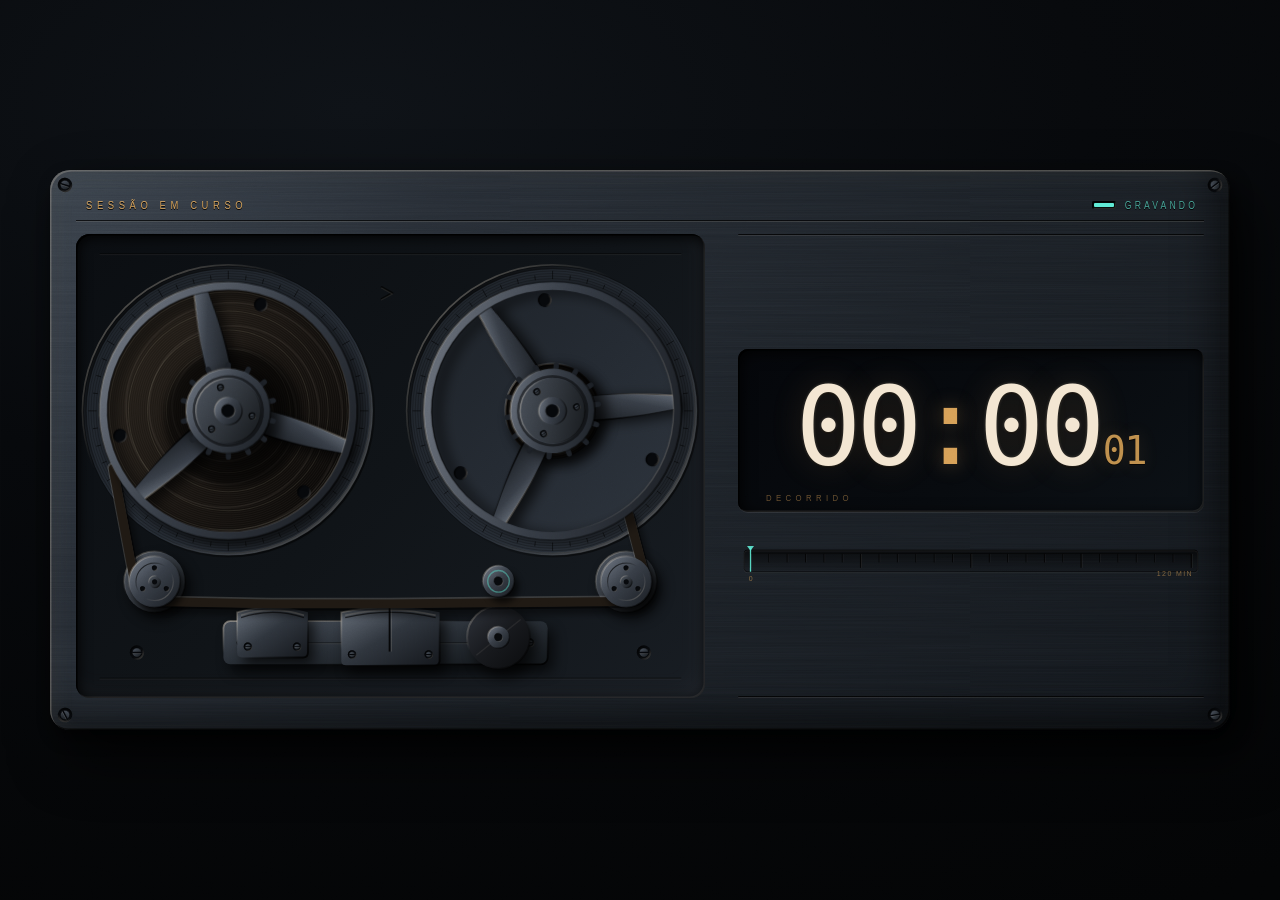
<file: deck.html>
<!DOCTYPE html>
<html lang="pt-BR">
<head>
<meta charset="utf-8">
<meta name="viewport" content="width=device-width, initial-scale=1, viewport-fit=cover">
<title>Sessão em curso</title>
<style>
/* =========================================================================
   SESSÃO EM CURSO — mecanismo de fita (cassete-futurismo, 1980)

   LEI DE ILUMINAÇÃO — uma única fonte, no alto à esquerda:
     peça SALIENTE  -> crista de luz na aba superior-esquerda e
                       sombra projetada para baixo-e-direita;
     peça REBAIXADA -> sombra na aba superior-esquerda e
                       luz na inferior-direita (exatamente o inverso).
   Todo deslocamento de sombra neste arquivo é POSITIVO em x e y. Sem exceção.
   Toda geometria é ESCRITA já na orientação final (nunca rotacionada por
   transform), para que os gradientes de caixa continuem apontando a 135°.
   ========================================================================= */

:root{
  --ambar:#E8AE5E;
  --teal:#5EEAD4;
  --tinta:#f3e6d2;
  --luz:243,230,210;                 /* cor da luz: branco morno */
  --serif:"DejaVu Sans Condensed","Liberation Sans Narrow","Helvetica Neue",Arial,sans-serif;
  --mono:ui-monospace,"SF Mono","DejaVu Sans Mono","Liberation Mono",Menlo,Consolas,monospace;
}

*{box-sizing:border-box;margin:0;padding:0}
html,body{height:100%}

body{
  background:#050608;
  background-image:radial-gradient(135% 100% at 28% 12%, #0e1217 0%, #07090c 42%, #030405 100%);
  color:var(--tinta);
  font-family:var(--serif);
  display:grid; place-items:center;
  overflow:hidden;
}
/* grão fotográfico: o objeto parece registrado, não desenhado */
body::after{
  content:""; position:fixed; inset:-40px; pointer-events:none; z-index:99;
  opacity:.07; mix-blend-mode:overlay;
  background-image:url("data:image/svg+xml;utf8,<svg xmlns='http://www.w3.org/2000/svg' width='170' height='170'><filter id='g'><feTurbulence type='fractalNoise' baseFrequency='0.8' numOctaves='3' seed='11'/><feColorMatrix type='saturate' values='0'/></filter><rect width='170' height='170' filter='url(%23g)'/></svg>");
}

/* ---------------------------------------------------------------- a placa */
.placa{
  position:relative;
  width:min(100vw - 16px, 1180px);
  height:calc(100dvh - 16px);
  border-radius:20px;
  padding:clamp(19px,3vw,28px) clamp(15px,2.4vw,26px) clamp(22px,3.4vw,32px);
  display:grid;
  gap:clamp(9px,1.4vh,18px);
  grid-template-areas:"aro" "transporte" "coluna";
  grid-template-rows:auto minmax(0,1fr) auto;
  background:linear-gradient(135deg,#3a424c 0%,#262c34 24%,#1a1f25 58%,#11151a 100%);
  box-shadow:
    inset 1.5px 1.5px 0 rgba(var(--luz),.22),      /* crista alto-esquerda */
    inset 6px 6px 22px rgba(var(--luz),.05),
    inset -1.5px -1.5px 0 rgba(0,0,0,.88),         /* aba baixo-direita */
    inset -16px -18px 38px rgba(0,0,0,.52),
    18px 26px 56px rgba(0,0,0,.8),                 /* sombra projetada */
    5px 8px 16px rgba(0,0,0,.62);
}
/* veio escovado: textura de usinagem, nunca faixa de brilho */
.placa::before{
  content:""; position:absolute; inset:0; border-radius:inherit;
  pointer-events:none; opacity:.95; mix-blend-mode:soft-light;
  background-image:url("data:image/svg+xml;utf8,<svg xmlns='http://www.w3.org/2000/svg' width='460' height='460'><filter id='v'><feTurbulence type='fractalNoise' baseFrequency='0.005 2.2' numOctaves='2' seed='5'/><feColorMatrix type='saturate' values='0'/><feComponentTransfer><feFuncA type='linear' slope='0.26'/></feComponentTransfer></filter><rect width='460' height='460' filter='url(%23v)'/></svg>");
}

.parafuso{position:absolute;width:16px;height:16px;pointer-events:none;z-index:2}
.parafuso.a{top:7px;left:7px}    .parafuso.b{top:7px;right:7px}
.parafuso.c{bottom:7px;left:7px} .parafuso.d{bottom:7px;right:7px}

/* ------------------------------------------------------------------- aro */
.aro{
  grid-area:aro;
  display:flex; align-items:center; justify-content:space-between; gap:12px;
  padding:0 6px 9px;
  border-bottom:1px solid rgba(0,0,0,.75);     /* sulco gravado: escuro em cima */
  box-shadow:0 1px 0 rgba(var(--luz),.11);     /*                luz embaixo    */
}
.marca{
  padding-left:4px;
  font-size:clamp(9px,1.5vw,11.5px); letter-spacing:.40em; text-transform:uppercase;
  color:rgba(232,174,94,.88); text-shadow:0 1px 0 rgba(0,0,0,.95);
}
.tally{
  display:flex; align-items:center; gap:9px; white-space:nowrap;
  font-size:clamp(8px,1.3vw,10.5px); letter-spacing:.30em; text-transform:uppercase;
  color:rgba(94,234,212,.66); text-shadow:0 1px 0 rgba(0,0,0,.95);
}
.tally i{
  display:block; width:24px; height:8px; border-radius:2px; position:relative;
  background:#060d0c;
  box-shadow:inset 1.5px 1.5px 0 rgba(0,0,0,.92), inset -1px -1px 0 rgba(var(--luz),.13);
}
.tally i::after{
  content:""; position:absolute; inset:2px; border-radius:1px;
  background:var(--teal); animation:respira 7.5s ease-in-out infinite;
}
@keyframes respira{0%,100%{opacity:.26}50%{opacity:.85}}

/* ------------------------------------------------------- baía do mecanismo */
.transporte{
  grid-area:transporte;
  position:relative; width:100%; min-height:0;
  border-radius:14px;
  background:linear-gradient(135deg,#0a0d11 0%,#0f1317 50%,#171c22 100%);
  box-shadow:
    inset 2px 3px 13px rgba(0,0,0,.96),
    inset 1.5px 1.5px 0 rgba(0,0,0,1),
    inset -1.5px -1.5px 0 rgba(var(--luz),.12),
    inset -9px -10px 24px rgba(var(--luz),.03);
  overflow:hidden;
}
.transporte svg{position:absolute;inset:0;width:100%;height:100%;display:block}

/* --------------------------------------------------------- coluna de leitura */
.coluna{grid-area:coluna;container-type:inline-size;display:flex;flex-direction:column;justify-content:center;gap:clamp(9px,1.6vh,20px);min-width:0}

.janela{
  position:relative; width:100%; border-radius:10px;
  padding:clamp(8px,1.5vh,18px) clamp(12px,3vw,26px) clamp(17px,2.4vh,26px);
  display:flex; align-items:baseline; justify-content:center; gap:.14em;
  background:linear-gradient(135deg,#04060a 0%,#070a0e 55%,#0b1015 100%);
  box-shadow:
    inset 2.5px 3.5px 15px rgba(0,0,0,.98),
    inset 1.5px 1.5px 0 rgba(0,0,0,1),
    inset -1.5px -1.5px 0 rgba(var(--luz),.14),
    0 1px 0 rgba(var(--luz),.08);
}
.hm{
  font-family:var(--mono); font-variant-numeric:tabular-nums;
  font-size:clamp(64px,21vw,138px);   /* alternativa p/ navegador sem container query */
  font-size:min(23.5cqw,170px);
  line-height:.92; letter-spacing:-.045em;
  color:var(--tinta);
  text-shadow:0 0 32px rgba(232,174,94,.17), 0 0 3px rgba(243,230,210,.26), 0 2px 0 rgba(0,0,0,.85);
}
.hm .dp{color:rgba(232,174,94,.92); text-shadow:0 0 20px rgba(232,174,94,.34)}
.ss{
  font-family:var(--mono); font-variant-numeric:tabular-nums;
  font-size:clamp(25px,7.4vw,48px);
  font-size:min(8.2cqw,58px);
  line-height:1; letter-spacing:-.03em;
  color:rgba(232,174,94,.82);
  text-shadow:0 0 18px rgba(232,174,94,.2), 0 1px 0 rgba(0,0,0,.85);
}
.rotulo{
  position:absolute; left:clamp(14px,3.2vw,28px); bottom:clamp(6px,1vh,10px);
  font-size:clamp(7.5px,1.2vw,9.5px); letter-spacing:.46em; text-transform:uppercase;
  color:rgba(232,174,94,.44);
}
.miolo{display:flex;flex-direction:column;justify-content:center;gap:clamp(9px,1.6vh,20px);min-width:0}
/* filete gravado: delimita a seção do painel (escuro em cima, luz embaixo) */
.escriba{display:none;height:2px;border-radius:1px;
  background:linear-gradient(to bottom, rgba(0,0,0,.8) 0 1px, rgba(var(--luz),.09) 1px 2px);}
.regua{width:100%}
.regua svg{width:100%;height:auto;display:block}

/* ------------------------------------------------------ paisagem / desktop */
@media (min-aspect-ratio:1/1){
  .placa{
    height:auto;
    grid-template-areas:"aro aro" "transporte coluna";
    grid-template-columns:1.35fr 1fr;
    grid-template-rows:auto auto;
    column-gap:clamp(18px,2.6vw,40px);
  }
  .coluna{justify-content:space-between;gap:clamp(14px,3vh,30px)}
  .miolo{flex:1;justify-content:center;gap:clamp(16px,3.4vh,36px)}
  .escriba{display:block}
  .janela{padding-top:clamp(14px,3vh,30px);padding-bottom:clamp(24px,4vh,40px)}
  .transporte{aspect-ratio:640/472}
}

@media (prefers-reduced-motion:reduce){
  .tally i::after{animation:none;opacity:.62}
}
</style>
</head>
<body>

<div class="placa">
  <svg class="parafuso a" viewBox="0 0 16 16"><use href="#parafuso" transform="rotate(18 8 8)"/></svg>
  <svg class="parafuso b" viewBox="0 0 16 16"><use href="#parafuso" transform="rotate(-37 8 8)"/></svg>
  <svg class="parafuso c" viewBox="0 0 16 16"><use href="#parafuso" transform="rotate(62 8 8)"/></svg>
  <svg class="parafuso d" viewBox="0 0 16 16"><use href="#parafuso" transform="rotate(-9 8 8)"/></svg>

  <header class="aro">
    <span class="marca" id="marca">sessão em curso</span>
    <span class="tally"><i></i>gravando</span>
  </header>

  <section class="transporte" id="baia"></section>

  <section class="coluna">
    <div class="escriba"></div>
    <div class="miolo">
    <div class="janela">
      <span class="hm" id="hm">00<span class="dp">:</span>00</span>
      <span class="ss" id="ss">00</span>
      <span class="rotulo">decorrido</span>
    </div>
    <div class="regua" id="regua"></div>
    </div>
    <div class="escriba"></div>
  </section>
</div>

<svg width="0" height="0" style="position:absolute" aria-hidden="true"><defs>
  <linearGradient id="gConcavo" x1="0" y1="0" x2="1" y2="1">
    <stop offset="0" stop-color="#000" stop-opacity=".95"/>
    <stop offset=".46" stop-color="#000" stop-opacity="0"/>
    <stop offset=".58" stop-color="#f3e6d2" stop-opacity="0"/>
    <stop offset="1" stop-color="#f3e6d2" stop-opacity=".24"/>
  </linearGradient>
  <linearGradient id="gCabeca" x1="0" y1="0" x2="1" y2="1">
    <stop offset="0" stop-color="#4c545f"/><stop offset="1" stop-color="#14181c"/>
  </linearGradient>
  <!-- parafuso: furo rebaixado + cabeça saliente -->
  <g id="parafuso">
    <circle cx="8" cy="8" r="7.2" fill="#07090c"/>
    <circle cx="8" cy="8" r="6.4" fill="none" stroke="url(#gConcavo)" stroke-width="1.9"/>
    <circle cx="8" cy="8" r="4.7" fill="url(#gCabeca)"/>
    <circle cx="8" cy="8" r="4.7" fill="none" stroke="rgba(0,0,0,.6)" stroke-width=".8"/>
    <rect x="3.1" y="7.25" width="9.8" height="1.4" rx=".6" fill="#04060a"/>
    <rect x="3.1" y="8.65" width="9.8" height=".62" rx=".3" fill="rgba(243,230,210,.15)"/>
  </g>
</defs></svg>

<script>
/* ===========================================================================
   1. TEMPO — único ponto de verdade
   =========================================================================== */
/* A sessão real manda o instante de início no hash: #t=<epoch ms>&j=<jogo>.
   Sem hash (abrindo o arquivo solto), assume agora. */
const PARAMS = new URLSearchParams(location.hash.slice(1));
const START = Number(PARAMS.get("t")) || Date.now();
const NOME  = (PARAMS.get("j") || "").trim();
const DURACAO = 120*60*1000;           // 120 min = fita cheia
const T_SEG = DURACAO/1000;

/* ===========================================================================
   2. O CARRETEL (mesmas medidas nas duas orientações, para que a física
      não mude quando o aparelho é girado)
   =========================================================================== */
const R_CHEIO=126, R_VAZIO=48;                 // raios do pacote de fita
const R_CUBO=42, R_FLANGE=130, R_POCO=147;     // cubo, aro do carretel, poço
const AREA = R_CHEIO*R_CHEIO - R_VAZIO*R_VAZIO;    // constante de conservação
const LARG_FITA = 9;

/* Velocidade linear da fita — constante, imposta pelo capstan.
   É ela que faz o carretel fornecedor ACELERAR ao esvaziar: ω = v/r. */
const R_MEIO = Math.sqrt((R_CHEIO*R_CHEIO + R_VAZIO*R_VAZIO)/2);
const V = (2*Math.PI/26) * R_MEIO;     // ~26 s por volta na metade da sessão
const K = 2*V*T_SEG/AREA;              // rad por unidade de raio (integral fechada)

/* Estado físico no instante `agora`.
   Conservação de fita:  r_forn² + r_recol² = const   (área bobinada constante)
   Ângulo:  θ = ∫ v/r dt  =  (2vT/A)·Δr                (forma fechada)          */
function estado(agora){
  const tseg = (agora - START)/1000;
  const f = Math.min(1, Math.max(0, tseg/T_SEG));
  const rf = Math.sqrt(R_CHEIO*R_CHEIO - AREA*f);   // fornecedor encolhe
  const rr = Math.sqrt(R_VAZIO*R_VAZIO + AREA*f);   // recolhedor cresce
  let angF = K*(R_CHEIO - rf), angR = K*(rr - R_VAZIO);
  if(tseg > T_SEG){                  // passado o fim, a fita fica cheia e só gira
    const extra = tseg - T_SEG;
    angF += (V/R_VAZIO)*extra;
    angR += (V/R_CHEIO)*extra;
  }
  return {tseg, f, rf, rr, angF, angR};
}

/* ===========================================================================
   3. GEOMETRIA — duas plantas do mesmo mecanismo.
      Retrato: carretéis empilhados, fita descendo pela direita.
      Paisagem: carretéis lado a lado, fita correndo por baixo.
   =========================================================================== */
const PLANTA = {
  h:{ W:640, H:472, vert:false,
      f:{x:155,y:180}, r:{x:485,y:180},          // fornecedor / recolhedor
      g1:{x:80,y:354,r:20}, g2:{x:560,y:354,r:20},
      s1:+1, s2:-1, aR:Math.PI/2,                // sinais da tangente / ângulo do trecho reto
      mordidas:[[200,376.5],[320,376.5]],        // a fita abaula sobre cada cabeça
      cap:{x:430,y:353.5,r:16}, pin:{x:430,y:410.5,r:32} },
  v:{ W:452, H:678, vert:true,
      f:{x:152,y:160}, r:{x:152,y:467},
      g1:{x:352,y:56,r:20}, g2:{x:352,y:620,r:20},
      s1:-1, s2:+1, aR:0,
      mordidas:[[374.5,160],[374.5,310]],
      cap:{x:351.5,y:467,r:16}, pin:{x:406.5,y:467,r:30} }
};
let P = PLANTA.h;                                   // planta em uso

/* ===========================================================================
   4. CAMINHO DA FITA — tangentes reais, refeitas a cada quadro.
      O ponto em que a fita deixa o pacote depende do raio do pacote: a
      tangente gira de verdade conforme a fita migra de um carretel ao outro.
   =========================================================================== */
function tangente(c1,r1, c2,r2, sinal){
  const dx=c2.x-c1.x, dy=c2.y-c1.y, L=Math.hypot(dx,dy);
  const a=Math.atan2(dy,dx);
  const b=Math.acos(Math.max(-1,Math.min(1,(r1-r2)/L)));
  const t=a+sinal*b, nx=Math.cos(t), ny=Math.sin(t);
  return {p1:[c1.x+r1*nx, c1.y+r1*ny], p2:[c2.x+r2*nx, c2.y+r2*ny], ang:t};
}
/* Recua a ponta desenhada até o aro do carretel: a fita some por baixo do
   aro, como num aparelho real, em vez de cruzar o vão aberto do carretel. */
function apara(p1,p2,c,R){
  const dx=p2[0]-p1[0], dy=p2[1]-p1[1];
  const fx=p1[0]-c.x, fy=p1[1]-c.y;
  const a=dx*dx+dy*dy, b=2*(fx*dx+fy*dy), cc=fx*fx+fy*fy-R*R;
  const disc=b*b-4*a*cc;
  if(disc<=0) return p1;
  const t=(-b+Math.sqrt(disc))/(2*a);
  return (t>0 && t<1) ? [p1[0]+t*dx, p1[1]+t*dy] : p1;
}
function arco(g,a0,a1,n){
  let d="";
  const delta=((a1-a0+Math.PI)%(2*Math.PI)+2*Math.PI)%(2*Math.PI)-Math.PI;
  for(let i=1;i<=n;i++){
    const a=a0+delta*i/n;
    d+=` L ${(g.x+g.r*Math.cos(a)).toFixed(2)} ${(g.y+g.r*Math.sin(a)).toFixed(2)}`;
  }
  return d;
}
function caminhoFita(rf, rr){
  const tF=tangente(P.f,rf, P.g1,P.g1.r, P.s1);
  const tR=tangente(P.r,rr, P.g2,P.g2.r, P.s2);
  const a=apara(tF.p1,tF.p2,P.f,R_FLANGE+1);
  const b=apara(tR.p1,tR.p2,P.r,R_FLANGE+1);
  const e1=[P.g2.x+P.g2.r*Math.cos(P.aR), P.g2.y+P.g2.r*Math.sin(P.aR)];
  return `M ${a[0].toFixed(2)} ${a[1].toFixed(2)} L ${tF.p2[0].toFixed(2)} ${tF.p2[1].toFixed(2)}`
       + arco(P.g1, tF.ang, P.aR, 11)
       + P.mordidas.map(m=>` L ${m[0]} ${m[1]}`).join("")
       + ` L ${e1[0].toFixed(2)} ${e1[1].toFixed(2)}`
       + arco(P.g2, P.aR, tR.ang, 11)
       + ` L ${b[0].toFixed(2)} ${b[1].toFixed(2)}`;
}

/* ===========================================================================
   5. DESENHO
   =========================================================================== */
/* Camadas da fita bobinada: espaçamento FIXO, independente do raio.
   É isso que faz o pacote parecer fita enrolada, e não um anel chapado. */
function camadas(){
  let s="";
  for(let r=R_CUBO+1.6,i=0; r<=R_CHEIO+0.5; r+=2.15,i++){
    const forte=(i%9===0);
    s+=`<circle r="${r.toFixed(2)}" fill="none" stroke="rgba(243,230,210,${forte?.105:.052})" stroke-width="${forte?1:.68}"/>`;
  }
  return s;
}
/* Emenda em espiral: a descontinuidade discreta de um rolo real — o único
   sinal de rotação dentro do próprio pacote. */
function espiral(){
  let d="";
  for(let i=0;i<=280;i++){
    const t=i/280, a=t*3.4*2*Math.PI, r=R_CUBO+2.5+t*(R_CHEIO-R_CUBO-4);
    d+=(i?" L ":"M ")+(r*Math.cos(a)).toFixed(2)+" "+(r*Math.sin(a)).toFixed(2);
  }
  return `<path d="${d}" fill="none" stroke="rgba(243,230,210,.058)" stroke-width="1.8"/>`;
}

/* POÇO: bolso de alumínio usinado. É o contraste claro dele que deixa
   evidente, à distância, quanta fita ainda resta no carretel. */
function poco(c){
  const marcas=[0,1,2,3,4,5,6].map(i=>
    `<circle cx="${c.x}" cy="${c.y}" r="${R_FLANGE+2+i*2.6}" fill="none" stroke="rgba(0,0,0,.3)" stroke-width=".8"/>`).join("");
  const indice=Array.from({length:48},(_,i)=>{
    const a=i*7.5*Math.PI/180, R1=R_POCO-13, R2=R_POCO-(i%4?8:4.5);
    return `<line x1="${(c.x+R1*Math.cos(a)).toFixed(1)}" y1="${(c.y+R1*Math.sin(a)).toFixed(1)}"
                  x2="${(c.x+R2*Math.cos(a)).toFixed(1)}" y2="${(c.y+R2*Math.sin(a)).toFixed(1)}"
                  stroke="rgba(0,0,0,.55)" stroke-width="1"/>`;}).join("");
  return `<g>
    <circle cx="${c.x}" cy="${c.y}" r="${R_POCO}" fill="url(#gPoco)"/>
    ${marcas}${indice}
    <circle cx="${c.x}" cy="${c.y}" r="${R_POCO-1.3}" fill="none" stroke="url(#gConcavoF)" stroke-width="3.2"/>
    <circle cx="${c.x}" cy="${c.y}" r="${R_POCO+1.5}" fill="none" stroke="url(#gConvexoF)" stroke-width="1.7"/>
  </g>`;
}

/* CARRETEL: pacote + aranha de 3 braços + cubo. Desenhado por ÚLTIMO, de modo
   que a ponta da fita desapareça de fato por baixo do aro. */
function carretel(id, c){
  const braco=`<path d="M -12 -34 C -14.5 -74, -9 -104, -7 -${R_FLANGE-4}
                        L 7 -${R_FLANGE-4} C 9 -104, 14.5 -74, 12 -34 Z"/>`;
  const furos=[0,1,2].map(i=>{
    const a=(i*120+60)*Math.PI/180, r=R_FLANGE-17;
    return `<g transform="translate(${(r*Math.cos(a)).toFixed(1)} ${(r*Math.sin(a)).toFixed(1)})">
      <circle r="7" fill="#06080b"/><circle r="6.2" fill="none" stroke="url(#gConcavoF)" stroke-width="1.8"/></g>`;}).join("");
  const dentes=Array.from({length:14},(_,i)=>{
    const a=i*(360/14)*Math.PI/180, co=Math.cos(a), si=Math.sin(a);
    return `<line x1="${((R_CUBO-7)*co).toFixed(1)}" y1="${((R_CUBO-7)*si).toFixed(1)}"
                  x2="${((R_CUBO+5)*co).toFixed(1)}" y2="${((R_CUBO+5)*si).toFixed(1)}"
                  stroke="#1c2026" stroke-width="5.4" stroke-linecap="round"/>`;}).join("");
  return `<g transform="translate(${c.x} ${c.y})">
    <circle class="pkSombra-${id}" r="${R_CHEIO}" fill="#000" opacity=".72" filter="url(#fMedia)" transform="translate(6 8)"/>

    <g clip-path="url(#clip-${id})">
      <g class="pkGiro-${id}">
        <circle r="${(R_CUBO+R_CHEIO)/2}" fill="none" stroke="url(#gFita)" stroke-width="${R_CHEIO-R_CUBO}"/>
        ${camadas()}${espiral()}
      </g>
      <circle r="${R_CUBO+14}" fill="none" stroke="#000" stroke-width="28" opacity=".55"
              filter="url(#fCurta)" transform="translate(5 6.5)"/>
    </g>
    <circle class="pkBorda-${id}"  r="${R_CHEIO}" fill="none" stroke="url(#gConvexoF)" stroke-width="2.3"/>
    <circle class="pkBorda2-${id}" r="${R_CHEIO-1.8}" fill="none" stroke="rgba(0,0,0,.55)" stroke-width="1.5"/>

    <g class="arGiro-${id}">
      <g opacity=".72" filter="url(#fMedia)" transform="translate(6 8)" fill="#000">
        <g>${braco}</g><g transform="rotate(120)">${braco}</g><g transform="rotate(240)">${braco}</g>
        <circle r="${R_FLANGE-3}" fill="none" stroke="#000" stroke-width="8"/>
      </g>
      <g fill="url(#gBraco)" stroke="rgba(0,0,0,.68)" stroke-width=".8">
        <g>${braco}</g><g transform="rotate(120)">${braco}</g><g transform="rotate(240)">${braco}</g>
      </g>
      <g fill="none" stroke="url(#gConvexoF)" stroke-width="1.8">
        <g>${braco}</g><g transform="rotate(120)">${braco}</g><g transform="rotate(240)">${braco}</g>
      </g>
      <circle r="${R_FLANGE-3}" fill="none" stroke="url(#gAro)" stroke-width="7.6"/>
      <circle r="${R_FLANGE+1.1}" fill="none" stroke="url(#gConvexoF)" stroke-width="1.8"/>
      <circle r="${R_FLANGE-6.9}" fill="none" stroke="url(#gConcavoF)" stroke-width="1.4"/>
      ${furos}
    </g>

    <g class="cbGiro-${id}">
      <circle r="${R_CUBO+5}" fill="#000" opacity=".7" filter="url(#fMedia)" transform="translate(5.5 7)"/>
      <g>${dentes}</g>
      <circle r="${R_CUBO+1}" fill="url(#gCubo)"/>
      <circle r="${R_CUBO+1}" fill="none" stroke="url(#gConvexoF)" stroke-width="2.1"/>
      <circle r="${R_CUBO-7}" fill="none" stroke="rgba(0,0,0,.5)" stroke-width="2.6"/>
      <circle r="${R_CUBO-9}" fill="url(#gCubo2)"/>
      <circle r="${R_CUBO-9}" fill="none" stroke="url(#gConvexoF)" stroke-width="1.6"/>
      <circle r="14" fill="url(#gCubo)"/>
      <circle r="14" fill="none" stroke="url(#gConvexoF)" stroke-width="1.6"/>
      <circle r="6.6" fill="#05070a"/>
      <circle r="6.6" fill="none" stroke="url(#gConcavoF)" stroke-width="1.8"/>
      ${[25,145,265].map(d=>{const a=d*Math.PI/180, r=R_CUBO-17;
        return `<g transform="translate(${(r*Math.cos(a)).toFixed(1)} ${(r*Math.sin(a)).toFixed(1)}) scale(.52) translate(-8 -8)"><use href="#parafuso"/></g>`;}).join("")}
    </g>
  </g>`;
}

/* Rolete de guia. Como num aparelho real, a fita corre na canaleta ENTRE
   dois flanges: o flange inferior aparece como um anel, e o superior — maior
   que o raio da fita — esconde a volta. Sobram só os trechos retos. */
function guia(g){        // flange inferior (desenhado antes da fita)
  return `<g>
    <circle cx="${g.x}" cy="${g.y}" r="${g.r+11}" fill="#000" opacity=".7" filter="url(#fMedia)" transform="translate(5.5 7)"/>
    <circle cx="${g.x}" cy="${g.y}" r="${g.r+11}" fill="url(#gCubo2)"/>
    <circle cx="${g.x}" cy="${g.y}" r="${g.r+11}" fill="none" stroke="url(#gConvexoF)" stroke-width="1.9"/>
  </g>`;
}
function guiaTopo(g){    // flange superior (desenhado depois da fita)
  const furos=[0,1,2].map(i=>{
    const a=(i*120+30)*Math.PI/180, r=g.r-6;
    return `<circle cx="${(g.x+r*Math.cos(a)).toFixed(1)}" cy="${(g.y+r*Math.sin(a)).toFixed(1)}" r="2.6" fill="#07090c"/>
            <circle cx="${(g.x+r*Math.cos(a)).toFixed(1)}" cy="${(g.y+r*Math.sin(a)).toFixed(1)}" r="2.3" fill="none" stroke="url(#gConcavoF)" stroke-width="1.1"/>`;}).join("");
  return `<g>
    <circle cx="${g.x}" cy="${g.y}" r="${g.r+6}" fill="#000" opacity=".66" filter="url(#fCurta)" transform="translate(4 5)"/>
    <circle cx="${g.x}" cy="${g.y}" r="${g.r+6}" fill="url(#gCubo)"/>
    <circle cx="${g.x}" cy="${g.y}" r="${g.r+6}" fill="none" stroke="url(#gConvexoF)" stroke-width="1.9"/>
    <circle cx="${g.x}" cy="${g.y}" r="${g.r-1}" fill="none" stroke="url(#gConcavoF)" stroke-width="1.2"/>
    ${furos}
    <circle cx="${g.x}" cy="${g.y}" r="6" fill="url(#gCubo2)"/>
    <circle cx="${g.x}" cy="${g.y}" r="6" fill="none" stroke="url(#gConvexoF)" stroke-width="1.3"/>
    <circle cx="${g.x}" cy="${g.y}" r="2.6" fill="#07090c"/>
  </g>`;
}
function parafusinho(x,y,e){
  return `<g transform="translate(${x} ${y}) scale(${e}) translate(-8 -8)"><use href="#parafuso"/></g>`;
}

/* CABEÇA — bloco usinado encostado na fita. A face de contato é levemente
   convexa, como numa cabeça real, e o entreferro é gravado no meio. */
function cabecaH(cx,larg,alt,gap){        // encosta por baixo do trecho reto
  const x0=cx-larg/2, y0=P.g1.y+P.g1.r+LARG_FITA/2-1.5, y1=y0+alt;
  const d=`M ${x0} ${y0+8} Q ${cx} ${y0-3} ${x0+larg} ${y0+8}
           L ${x0+larg} ${y1-5} Q ${x0+larg} ${y1} ${x0+larg-5} ${y1}
           L ${x0+5} ${y1} Q ${x0} ${y1} ${x0} ${y1-5} Z`;
  return `<g>
    <path d="${d}" fill="#000" opacity=".72" filter="url(#fMedia)" transform="translate(6 8)"/>
    <path d="${d}" fill="url(#gBloco)"/>
    <path d="${d}" fill="none" stroke="url(#gConvexoF)" stroke-width="1.9"/>
    <path d="M ${x0+4} ${y0+11} Q ${cx} ${y0+.5} ${x0+larg-4} ${y0+11}" fill="none" stroke="rgba(243,230,210,.22)" stroke-width="1.7"/>
    <path d="M ${x0+4} ${y0+13.4} Q ${cx} ${y0+2.9} ${x0+larg-4} ${y0+13.4}" fill="none" stroke="rgba(0,0,0,.62)" stroke-width="1.3"/>
    ${gap?`<line x1="${cx-.9}" y1="${y0+3}" x2="${cx-.9}" y2="${y1-14}" stroke="rgba(0,0,0,.88)" stroke-width="1.8"/>
           <line x1="${cx+1.1}" y1="${y0+4}" x2="${cx+1.1}" y2="${y1-14}" stroke="rgba(243,230,210,.14)" stroke-width="1"/>`:``}
    ${parafusinho(x0+11,y1-11,.6)}${parafusinho(x0+larg-11,y1-11,.6)}
  </g>`;
}
function cabecaV(cy,alt,prof,gap){        // encosta pela direita do trecho reto
  const x0=P.g1.x+P.g1.r+LARG_FITA/2-1.5, x1=x0+prof, y0=cy-alt/2;
  const d=`M ${x0+8} ${y0} Q ${x0-3} ${cy} ${x0+8} ${y0+alt}
           L ${x1-5} ${y0+alt} Q ${x1} ${y0+alt} ${x1} ${y0+alt-5}
           L ${x1} ${y0+5} Q ${x1} ${y0} ${x1-5} ${y0} Z`;
  return `<g>
    <path d="${d}" fill="#000" opacity=".72" filter="url(#fMedia)" transform="translate(6 8)"/>
    <path d="${d}" fill="url(#gBloco)"/>
    <path d="${d}" fill="none" stroke="url(#gConvexoF)" stroke-width="1.9"/>
    <path d="M ${x0+11} ${y0+4} Q ${x0+.5} ${cy} ${x0+11} ${y0+alt-4}" fill="none" stroke="rgba(243,230,210,.22)" stroke-width="1.7"/>
    <path d="M ${x0+13.4} ${y0+4} Q ${x0+2.9} ${cy} ${x0+13.4} ${y0+alt-4}" fill="none" stroke="rgba(0,0,0,.62)" stroke-width="1.3"/>
    ${gap?`<line x1="${x0+3}" y1="${cy-.9}" x2="${x1-14}" y2="${cy-.9}" stroke="rgba(0,0,0,.88)" stroke-width="1.8"/>
           <line x1="${x0+4}" y1="${cy+1.1}" x2="${x1-14}" y2="${cy+1.1}" stroke="rgba(243,230,210,.14)" stroke-width="1"/>`:``}
    ${parafusinho(x1-11,y0+11,.6)}${parafusinho(x1-11,y0+alt-11,.6)}
  </g>`;
}

function montarTransporte(){
  const v=P.vert;
  /* ponte de sustentação das cabeças */
  const ponte = v
    ? {x:412,y:108,w:32,h:432, l:[428,126,428,522]}
    : {x:150,y:394,w:330,h:44, l:[168,416,462,416]};
  const cabecas = v
    ? cabecaV(160,76,58,false)+cabecaV(310,100,68,true)
    : cabecaH(200,72,54,false)+cabecaH(320,100,62,true);
  /* seta de sentido da fita, gravada na chapa */
  const seta = v
    ? `<g transform="translate(325 313)"><path d="M -6 -9 L 0 2 L 6 -9" fill="none" stroke="rgba(0,0,0,.66)" stroke-width="2.2" stroke-linecap="round" stroke-linejoin="round"/><path d="M -5 -9 L 1 2 L 7 -9" fill="none" stroke="rgba(243,230,210,.1)" stroke-width="1.2" stroke-linecap="round" stroke-linejoin="round"/></g>`
    : `<g transform="translate(320 60)"><path d="M -9 -6 L 2 0 L -9 6" fill="none" stroke="rgba(0,0,0,.66)" stroke-width="2.2" stroke-linecap="round" stroke-linejoin="round"/><path d="M -9 -5 L 2 1 L -9 7" fill="none" stroke="rgba(243,230,210,.1)" stroke-width="1.2" stroke-linecap="round" stroke-linejoin="round"/></g>`;

  return `
<svg viewBox="0 0 ${P.W} ${P.H}" preserveAspectRatio="xMidYMid meet" aria-hidden="true">
  <defs>
    <!-- iluminação: todos os gradientes correm no eixo 135° da fonte -->
    <linearGradient id="gConvexoF" x1="0" y1="0" x2="1" y2="1">
      <stop offset="0" stop-color="#f3e6d2" stop-opacity=".44"/>
      <stop offset=".37" stop-color="#f3e6d2" stop-opacity="0"/>
      <stop offset=".58" stop-color="#000" stop-opacity="0"/>
      <stop offset="1" stop-color="#000" stop-opacity=".88"/>
    </linearGradient>
    <linearGradient id="gConcavoF" x1="0" y1="0" x2="1" y2="1">
      <stop offset="0" stop-color="#000" stop-opacity=".94"/>
      <stop offset=".44" stop-color="#000" stop-opacity="0"/>
      <stop offset=".60" stop-color="#f3e6d2" stop-opacity="0"/>
      <stop offset="1" stop-color="#f3e6d2" stop-opacity=".28"/>
    </linearGradient>
    <linearGradient id="gPoco" x1="0" y1="0" x2="1" y2="1">
      <stop offset="0" stop-color="#1c2127"/><stop offset=".5" stop-color="#242a32"/>
      <stop offset="1" stop-color="#2e353e"/>
    </linearGradient>
    <linearGradient id="gFita" x1="0" y1="0" x2="1" y2="1">
      <stop offset="0" stop-color="#231e18"/><stop offset=".5" stop-color="#181410"/>
      <stop offset="1" stop-color="#0c0a08"/>
    </linearGradient>
    <linearGradient id="gBraco" x1="0" y1="0" x2="1" y2="1">
      <stop offset="0" stop-color="#6b737e"/><stop offset=".42" stop-color="#383e47"/>
      <stop offset="1" stop-color="#1b1f24"/>
    </linearGradient>
    <linearGradient id="gAro" x1="0" y1="0" x2="1" y2="1">
      <stop offset="0" stop-color="#787f8a"/><stop offset=".5" stop-color="#363c45"/>
      <stop offset="1" stop-color="#16191e"/>
    </linearGradient>
    <linearGradient id="gCubo" x1="0" y1="0" x2="1" y2="1">
      <stop offset="0" stop-color="#737b87"/><stop offset=".46" stop-color="#383e47"/>
      <stop offset="1" stop-color="#181c21"/>
    </linearGradient>
    <linearGradient id="gCubo2" x1="0" y1="0" x2="1" y2="1">
      <stop offset="0" stop-color="#4e555f"/><stop offset="1" stop-color="#131619"/>
    </linearGradient>
    <linearGradient id="gBloco" x1="0" y1="0" x2="1" y2="1">
      <stop offset="0" stop-color="#676f7a"/><stop offset=".48" stop-color="#2f353d"/>
      <stop offset="1" stop-color="#14171c"/>
    </linearGradient>
    <linearGradient id="gPonte" x1="0" y1="0" x2="1" y2="1">
      <stop offset="0" stop-color="#444b55"/><stop offset=".5" stop-color="#272d34"/>
      <stop offset="1" stop-color="#13171b"/>
    </linearGradient>
    <linearGradient id="gBorracha" x1="0" y1="0" x2="1" y2="1">
      <stop offset="0" stop-color="#2e323a"/><stop offset=".5" stop-color="#17191d"/>
      <stop offset="1" stop-color="#0a0b0d"/>
    </linearGradient>
    <filter id="fMedia" x="-70%" y="-70%" width="260%" height="260%"><feGaussianBlur stdDeviation="6.5"/></filter>
    <filter id="fCurta" x="-70%" y="-70%" width="260%" height="260%"><feGaussianBlur stdDeviation="3.4"/></filter>
    <filter id="fFita"  x="-70%" y="-70%" width="260%" height="260%"><feGaussianBlur stdDeviation="3.4"/></filter>
    <clipPath id="clip-f"><circle id="clipcf" r="${R_CHEIO}"/></clipPath>
    <clipPath id="clip-r"><circle id="clipcr" r="${R_VAZIO}"/></clipPath>
  </defs>

  <!-- sulcos gravados na chapa da baía (escuro em cima, luz embaixo) -->
  <g>
    <line x1="24" y1="20" x2="${P.W-24}" y2="20" stroke="rgba(0,0,0,.55)" stroke-width="1"/>
    <line x1="24" y1="21" x2="${P.W-24}" y2="21" stroke="rgba(243,230,210,.06)" stroke-width="1"/>
    <line x1="24" y1="${P.H-20}" x2="${P.W-24}" y2="${P.H-20}" stroke="rgba(0,0,0,.55)" stroke-width="1"/>
    <line x1="24" y1="${P.H-19}" x2="${P.W-24}" y2="${P.H-19}" stroke="rgba(243,230,210,.06)" stroke-width="1"/>
    ${seta}
    ${v ? parafusinho(330,122,1)+parafusinho(330,558,1)
        : parafusinho(62,426,1)+parafusinho(578,426,1)}
  </g>

  ${poco(P.f)}${poco(P.r)}

  <!-- ponte das cabeças -->
  <g>
    <rect x="${ponte.x}" y="${ponte.y}" width="${ponte.w}" height="${ponte.h}" rx="7" fill="#000" opacity=".64" filter="url(#fMedia)" transform="translate(6 8)"/>
    <rect x="${ponte.x}" y="${ponte.y}" width="${ponte.w}" height="${ponte.h}" rx="7" fill="url(#gPonte)"/>
    <rect x="${ponte.x}" y="${ponte.y}" width="${ponte.w}" height="${ponte.h}" rx="7" fill="none" stroke="url(#gConvexoF)" stroke-width="1.8"/>
    <line x1="${ponte.l[0]}" y1="${ponte.l[1]}" x2="${ponte.l[2]}" y2="${ponte.l[3]}" stroke="rgba(0,0,0,.45)" stroke-width="1"/>
    <line x1="${ponte.l[0]+(v?1:0)}" y1="${ponte.l[1]+(v?0:1)}" x2="${ponte.l[2]+(v?1:0)}" y2="${ponte.l[3]+(v?0:1)}" stroke="rgba(243,230,210,.07)" stroke-width="1"/>
    ${v ? parafusinho(428,124,.6)+parafusinho(428,524,.6)
        : parafusinho(168,416,.62)+parafusinho(462,416,.62)}
  </g>

  ${guia(P.g1)}${guia(P.g2)}
  ${cabecas}

  <!-- rolete de pressão: borracha fosca, gira com a fita -->
  <g>
    <circle cx="${P.pin.x}" cy="${P.pin.y}" r="${P.pin.r}" fill="#000" opacity=".72" filter="url(#fMedia)" transform="translate(6.5 8.5)"/>
    <circle cx="${P.pin.x}" cy="${P.pin.y}" r="${P.pin.r}" fill="url(#gBorracha)"/>
    <circle cx="${P.pin.x}" cy="${P.pin.y}" r="${P.pin.r}" fill="none" stroke="url(#gConvexoF)" stroke-width="2.1" opacity=".85"/>
    <g id="giroPinca">
      <line x1="0" y1="-${P.pin.r-3}" x2="0" y2="${P.pin.r-3}" stroke="rgba(243,230,210,.075)" stroke-width="1.4"/>
    </g>
    <circle cx="${P.pin.x}" cy="${P.pin.y}" r="11" fill="url(#gCubo)"/>
    <circle cx="${P.pin.x}" cy="${P.pin.y}" r="11" fill="none" stroke="url(#gConvexoF)" stroke-width="1.7"/>
    <circle cx="${P.pin.x}" cy="${P.pin.y}" r="4" fill="#07090c"/>
    <circle cx="${P.pin.x}" cy="${P.pin.y}" r="4" fill="none" stroke="url(#gConcavoF)" stroke-width="1.3"/>
  </g>

  <!-- FITA — sanduíche de traços deslocados: a aba superior-esquerda recebe a
       luz, a inferior-direita escurece. Nenhuma faixa varrida de brilho. -->
  <path id="fitaSombra" fill="none" stroke="#000" stroke-opacity=".45" stroke-width="${LARG_FITA+3}" stroke-linecap="round" filter="url(#fFita)" transform="translate(5 6.5)"/>
  <path id="fitaEscura" fill="none" stroke="#000" stroke-opacity=".55" stroke-width="${LARG_FITA+1.5}" stroke-linecap="round" transform="translate(1 1.3)"/>
  <path id="fitaLuz"    fill="none" stroke="rgba(243,230,210,.17)" stroke-width="${LARG_FITA+1.2}" stroke-linecap="round" transform="translate(-.85 -1.1)"/>
  <path id="fitaCorpo"  fill="none" stroke="#1f1913" stroke-width="${LARG_FITA}" stroke-linecap="round"/>

  <!-- capstan: eixo de aço; o anel teal marca o acionamento engatado -->
  <g>
    <circle cx="${P.cap.x}" cy="${P.cap.y}" r="${P.cap.r}" fill="#000" opacity=".68" filter="url(#fCurta)" transform="translate(4.5 6)"/>
    <circle cx="${P.cap.x}" cy="${P.cap.y}" r="${P.cap.r}" fill="url(#gCubo)"/>
    <circle cx="${P.cap.x}" cy="${P.cap.y}" r="${P.cap.r}" fill="none" stroke="url(#gConvexoF)" stroke-width="2"/>
    <circle cx="${P.cap.x}" cy="${P.cap.y}" r="${P.cap.r-5}" fill="none" stroke="rgba(94,234,212,.42)" stroke-width="1.4"/>
    <circle cx="${P.cap.x}" cy="${P.cap.y}" r="4.4" fill="#07090c"/>
    <circle cx="${P.cap.x}" cy="${P.cap.y}" r="4.4" fill="none" stroke="url(#gConcavoF)" stroke-width="1.4"/>
  </g>

  ${guiaTopo(P.g1)}${guiaTopo(P.g2)}
  ${carretel("f", P.f)}${carretel("r", P.r)}
</svg>`;
}

function montarRegua(){
  const W=600,H=52,x0=16,x1=W-16;
  let t="";
  for(let i=0;i<=24;i++){
    const x=x0+(x1-x0)*i/24, maior=(i%6===0);
    t+=`<line x1="${x.toFixed(1)}" y1="14" x2="${x.toFixed(1)}" y2="${maior?32:25}" stroke="rgba(0,0,0,.8)" stroke-width="${maior?1.9:1.2}"/>
        <line x1="${(x+1.1).toFixed(1)}" y1="14" x2="${(x+1.1).toFixed(1)}" y2="${maior?32:25}" stroke="rgba(243,230,210,${maior?.10:.055})" stroke-width="1"/>`;
  }
  return `
<svg viewBox="0 0 ${W} ${H}" preserveAspectRatio="none" aria-hidden="true">
  <defs><linearGradient id="gCanal" x1="0" y1="0" x2="0" y2="1">
    <stop offset="0" stop-color="#000" stop-opacity=".62"/><stop offset="1" stop-color="#000" stop-opacity=".08"/>
  </linearGradient></defs>
  <rect x="${x0-8}" y="9" width="${x1-x0+16}" height="28" rx="4" fill="url(#gCanal)"/>
  <rect x="${x0-8}" y="9" width="${x1-x0+16}" height="28" rx="4" fill="none" stroke="rgba(0,0,0,.72)" stroke-width="1"/>
  <rect x="${x0-8}" y="10.2" width="${x1-x0+16}" height="28" rx="4" fill="none" stroke="rgba(243,230,210,.08)" stroke-width="1"/>
  ${t}
  <line x1="${x0}" y1="13" x2="${x1}" y2="14" stroke="rgba(0,0,0,.6)" stroke-width="1.2"/>
  <line id="preenche" x1="${x0}" y1="15.2" x2="${x0}" y2="15.2" stroke="rgba(232,174,94,.58)" stroke-width="2"/>
  <g id="indice">
    <line x1="0" y1="6" x2="0" y2="37" stroke="#5EEAD4" stroke-opacity=".9" stroke-width="1.7"/>
    <path d="M -4.5 4 L 4.5 4 L 0 10 Z" fill="#5EEAD4" fill-opacity=".9"/>
  </g>
  <text x="${x0-2}" y="49" fill="rgba(232,174,94,.52)" font-family="DejaVu Sans Condensed, Arial, sans-serif" font-size="9" letter-spacing="1.8">0</text>
  <text x="${x1+2}" y="43" text-anchor="end" fill="rgba(232,174,94,.5)" font-family="DejaVu Sans Condensed, Arial, sans-serif" font-size="9" letter-spacing="1.8">120 MIN</text>
</svg>`;
}

/* ===========================================================================
   6. MONTAGEM E LAÇO
   =========================================================================== */
const baia = document.getElementById("baia");
const q = s => document.querySelector(s);
let el = {};

function construir(){
  P = matchMedia("(min-aspect-ratio: 1/1)").matches ? PLANTA.h : PLANTA.v;
  baia.style.aspectRatio = P.vert ? "auto" : `${P.W}/${P.H}`;
  baia.innerHTML = montarTransporte();
  el = {
    clipF:document.getElementById("clipcf"), clipR:document.getElementById("clipcr"),
    pkGiroF:q(".pkGiro-f"), pkGiroR:q(".pkGiro-r"),
    arGiroF:q(".arGiro-f"), arGiroR:q(".arGiro-r"),
    cbGiroF:q(".cbGiro-f"), cbGiroR:q(".cbGiro-r"),
    somF:q(".pkSombra-f"), somR:q(".pkSombra-r"),
    bdF:q(".pkBorda-f"),   bdR:q(".pkBorda-r"),
    bd2F:q(".pkBorda2-f"), bd2R:q(".pkBorda2-r"),
    fita:["fitaSombra","fitaEscura","fitaLuz","fitaCorpo"].map(i=>document.getElementById(i)),
    pinca:document.getElementById("giroPinca")
  };
  pinta(Date.now());
}

document.getElementById("regua").innerHTML = montarRegua();
const hm=document.getElementById("hm"), ss=document.getElementById("ss");
const indice=document.getElementById("indice"), preenche=document.getElementById("preenche");

const REDUZIDO = matchMedia("(prefers-reduced-motion: reduce)").matches;
const GRAU = 180/Math.PI, RX0=16, RX1=584;
const p2 = n => String(n).padStart(2,"0");

function leitura(tseg){
  const tot=Math.max(0,Math.floor(tseg));
  hm.innerHTML = `${p2(Math.floor(tot/3600))}<span class="dp">:</span>${p2(Math.floor(tot/60)%60)}`;
  ss.textContent = p2(tot%60);
}

function pinta(agora){
  const e = estado(agora);

  /* raios dos pacotes — a conservação garante rf² + rr² = const */
  el.clipF.setAttribute("r", e.rf.toFixed(2));  el.clipR.setAttribute("r", e.rr.toFixed(2));
  el.somF.setAttribute("r", e.rf.toFixed(2));   el.somR.setAttribute("r", e.rr.toFixed(2));
  el.bdF.setAttribute("r", e.rf.toFixed(2));    el.bdR.setAttribute("r", e.rr.toFixed(2));
  el.bd2F.setAttribute("r",(e.rf-1.8).toFixed(2)); el.bd2R.setAttribute("r",(e.rr-1.8).toFixed(2));

  /* mesmo sentido de giro nos dois carretéis, velocidades diferentes: ω = v/r */
  const gf=`rotate(${(-e.angF*GRAU).toFixed(3)})`, gr=`rotate(${(-e.angR*GRAU).toFixed(3)})`;
  el.pkGiroF.setAttribute("transform",gf); el.pkGiroR.setAttribute("transform",gr);
  el.arGiroF.setAttribute("transform",gf); el.arGiroR.setAttribute("transform",gr);
  el.cbGiroF.setAttribute("transform",gf); el.cbGiroR.setAttribute("transform",gr);
  el.pinca.setAttribute("transform",
    `translate(${P.pin.x} ${P.pin.y}) rotate(${((V/P.pin.r)*e.tseg*GRAU)%360})`);

  const d = caminhoFita(e.rf, e.rr);
  el.fita.forEach(p=>p.setAttribute("d", d));

  leitura(e.tseg);
  const x = RX0 + (RX1-RX0)*e.f;
  indice.setAttribute("transform",`translate(${x.toFixed(2)} 0)`);
  preenche.setAttribute("x2", x.toFixed(2));
}

construir();
/* troca de planta ao girar o aparelho */
/* Remonta quando o tamanho muda de verdade (girar o aparelho, mas também
   quando o quadro só ganha altura ao ser exibido). Com folga pra não
   remontar a cada tremida da barra do navegador no celular. */
let medidaAnterior = innerWidth+"x"+innerHeight, remontaT=null;
addEventListener("resize", ()=>{
  clearTimeout(remontaT);
  remontaT = setTimeout(()=>{
    const agora = innerWidth+"x"+innerHeight;
    if(agora === medidaAnterior) return;
    const [lv,av] = medidaAnterior.split("x").map(Number);
    medidaAnterior = agora;
    /* só remonta se mudou o bastante pra alterar a planta */
    if(Math.abs(innerWidth-lv) > 24 || Math.abs(innerHeight-av) > 24) construir();
  }, 120);
});

/* nome do jogo no lugar do rótulo genérico */
if(NOME) document.getElementById("marca").textContent = NOME;
/* avisa a tela de fora que o mecanismo está de pé */
try{ parent.postMessage("deck-pronto","*"); }catch(e){}

if(REDUZIDO){
  setInterval(()=>leitura(estado(Date.now()).tseg), 1000);   /* mecanismo congelado */
}else{
  /* o laço dorme quando a tela sai de vista e acorda no lugar certo:
     o tempo vem sempre de START, então nada dessincroniza. */
  let vivo=false;
  function laco(){ if(!vivo) return; pinta(Date.now()); requestAnimationFrame(laco); }
  function acorda(){ if(!vivo){ vivo=true; requestAnimationFrame(laco); } }
  document.addEventListener("visibilitychange", ()=>{
    if(document.visibilityState==="visible") acorda(); else vivo=false;
  });
  pinta(Date.now());
  acorda();
}
</script>
</body>
</html>
</file>
